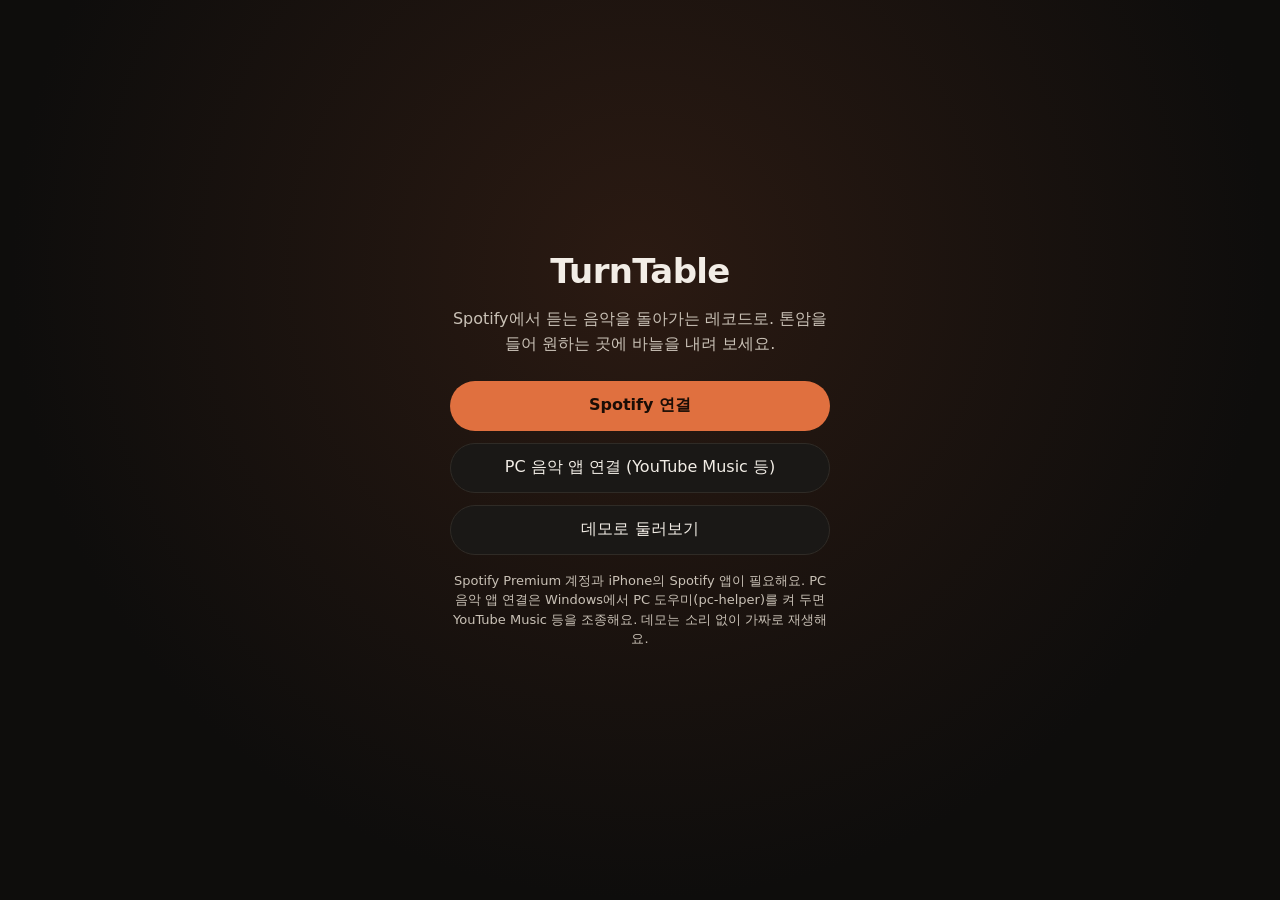
<file: index.html>
<!doctype html>
<html lang="ko">
<head>
<meta charset="utf-8">
<meta name="viewport" content="width=device-width, initial-scale=1, viewport-fit=cover">
<title>TurnTable</title>
<meta name="description" content="Spotify로 듣는 음악을 돌아가는 레코드와 톤암으로 보여주는 턴테이블 플레이어">
<meta name="theme-color" content="#0e0d0c">
<meta name="apple-mobile-web-app-capable" content="yes">
<meta name="mobile-web-app-capable" content="yes">
<meta name="apple-mobile-web-app-status-bar-style" content="black-translucent">
<meta name="apple-mobile-web-app-title" content="TurnTable">
<link rel="apple-touch-icon" href="icons/icon-180.png">
<link rel="icon" type="image/png" sizes="192x192" href="icons/icon-192.png">
<link rel="manifest" href="manifest.webmanifest">
<link rel="stylesheet" href="styles.css?v=202611040101">
<script type="module" src="js/app.js?v=202611040101"></script>
</head>
<body>
<main class="app" id="app" hidden>
  <canvas id="stage" aria-label="턴테이블. 라벨을 탭하면 재생과 일시정지, 톤암을 끌면 재생 위치를 옮깁니다."></canvas>
  <div class="toolbar">
    <button type="button" class="corner" id="open-settings" aria-label="설정">
      <svg viewBox="0 0 24 24" aria-hidden="true"><circle cx="12" cy="12" r="3"/><path d="M12 2v3M12 19v3M2 12h3M19 12h3M4.9 4.9l2.1 2.1M17 17l2.1 2.1M4.9 19.1L7 17M17 7l2.1-2.1"/></svg>
    </button>
    <button type="button" class="corner" id="pip" aria-label="작은 창으로 띄우기" title="작은 창으로 띄우기 (다른 앱 위에 항상 표시)" hidden>
      <svg viewBox="0 0 24 24" aria-hidden="true"><rect x="3" y="5" width="18" height="14" rx="2"/><rect x="12" y="11" width="7" height="6" rx="1" class="fill"/></svg>
    </button>
  </div>
  <pre class="debug" id="debug" hidden></pre>
  <section class="lyrics" id="lyrics" aria-label="가사" hidden>
    <div class="lyrics-lines" id="lyrics-lines"></div>
  </section>
  <div class="pip-note" id="pip-note" hidden>
    <p>작은 창에서 재생 중이에요.</p>
    <button type="button" id="pip-back">여기로 돌아오기</button>
  </div>
  <div class="hud" id="hud">
    <section class="info" aria-live="polite">
      <p class="status" id="status"></p>
      <a class="open-spotify" id="open-spotify" href="spotify://" hidden>Spotify 앱 열기</a>
      <h1 class="title" id="title">TurnTable</h1>
      <p class="sub" id="sub"></p>
      <p class="time" id="time">--:-- / --:--</p>
      <div class="progress" id="progress" aria-hidden="true">
        <span class="progress-time" id="progress-elapsed">00:00</span>
        <div class="progress-track"><div class="progress-fill" id="progress-fill"></div></div>
        <span class="progress-time" id="progress-total">00:00</span>
      </div>
    </section>
    <nav class="controls" aria-label="재생 조작">
      <button type="button" id="prev" aria-label="이전 곡">
        <svg viewBox="0 0 24 24" aria-hidden="true"><path d="M7 6v12M18 6l-9 6 9 6z"/></svg>
      </button>
      <button type="button" id="playpause" aria-label="재생">
        <svg viewBox="0 0 24 24" aria-hidden="true" id="icon-play"><path d="M8 5l11 7-11 7z"/></svg>
        <svg viewBox="0 0 24 24" aria-hidden="true" id="icon-pause" hidden><path d="M8 5v14M16 5v14"/></svg>
      </button>
      <button type="button" id="next" aria-label="다음 곡">
        <svg viewBox="0 0 24 24" aria-hidden="true"><path d="M17 6v12M6 6l9 6-9 6z"/></svg>
      </button>
    </nav>
  </div>
  <div class="sr-only">
    <button type="button" id="back10">10초 뒤로</button>
    <button type="button" id="fwd10">10초 앞으로</button>
  </div>
</main>

<section class="welcome" id="welcome" hidden>
  <div class="welcome-card">
    <h1>TurnTable</h1>
    <p class="lead">Spotify에서 듣는 음악을 돌아가는 레코드로. 톤암을 들어 원하는 곳에 바늘을 내려 보세요.</p>
    <button type="button" class="primary wide" id="connect">Spotify 연결</button>
    <button type="button" class="wide" id="connect-pc" hidden>PC 음악 앱 연결 (YouTube Music 등)</button>
    <button type="button" class="wide" id="demo">데모로 둘러보기</button>
    <p class="note" id="connect-note">Spotify Premium 계정과 iPhone의 Spotify 앱이 필요해요. PC 음악 앱 연결은 Windows에서 PC 도우미(pc-helper)를 켜 두면 YouTube Music 등을 조종해요. 데모는 소리 없이 가짜로 재생해요.</p>
  </div>
</section>

<dialog id="settings" aria-labelledby="settings-title">
  <form method="dialog" class="sheet">
    <h2 id="settings-title">설정</h2>
    <section>
      <h3>연결</h3>
      <p id="connection-text"></p>
      <div class="row-buttons">
        <button type="button" id="connection-action"></button>
        <button type="button" id="switch-demo">데모 모드</button>
        <button type="button" id="switch-pc" hidden>PC 음악 앱</button>
      </div>
    </section>
    <section>
      <h3>화면</h3>
      <label class="switch"><input type="checkbox" id="opt-coverbg"> 배경에도 앨범 커버 쓰기</label>
      <label class="select-row">회전 속도
        <select id="opt-rpm">
          <option value="3">아주 느리게</option>
          <option value="8">느리게</option>
          <option value="16">조금 느리게</option>
          <option value="33.333333">실제 속도 (33⅓ RPM)</option>
          <option value="45">빠르게 (45 RPM)</option>
        </select>
      </label>
      <label class="switch"><input type="checkbox" id="opt-lyrics"> 가사 표시</label>
      <label class="select-row">가사가 늦으면 앞당기기
        <select id="opt-lyrics-lead">
          <option value="0">0초</option>
          <option value="0.5">0.5초</option>
          <option value="1">1초</option>
          <option value="1.5">1.5초</option>
          <option value="2">2초</option>
          <option value="3">3초</option>
          <option value="4">4초</option>
          <option value="5">5초</option>
        </select>
      </label>
      <p class="note">턴테이블 오른쪽에 나와요 (세로 화면은 아래). 가사는 공개 가사 서비스 LRCLIB, LyricsPlus, lyrics.ovh에서 곡 제목·가수로 찾아요. 없는 곡도 있어요.</p>
      <label class="switch"><input type="checkbox" id="opt-debug"> 디버그 정보 보기</label>
    </section>
    <section>
      <h3>홈 화면에 추가</h3>
      <p class="note">Safari 공유 버튼 → <b>홈 화면에 추가</b>를 누르면 앱처럼 전체 화면으로 열려요.</p>
    </section>
    <section>
      <h3>위젯</h3>
      <p class="note">무료 앱 Scriptable로 홈 화면·잠금화면 위젯을 만들 수 있어요. <a href="widget/" target="_blank" rel="noopener">위젯 설치 안내</a></p>
    </section>
    <button value="close" class="wide">닫기</button>
  </form>
</dialog>

<div class="toast" id="toast" role="status" aria-live="polite"></div>
</body>
</html>
</file>
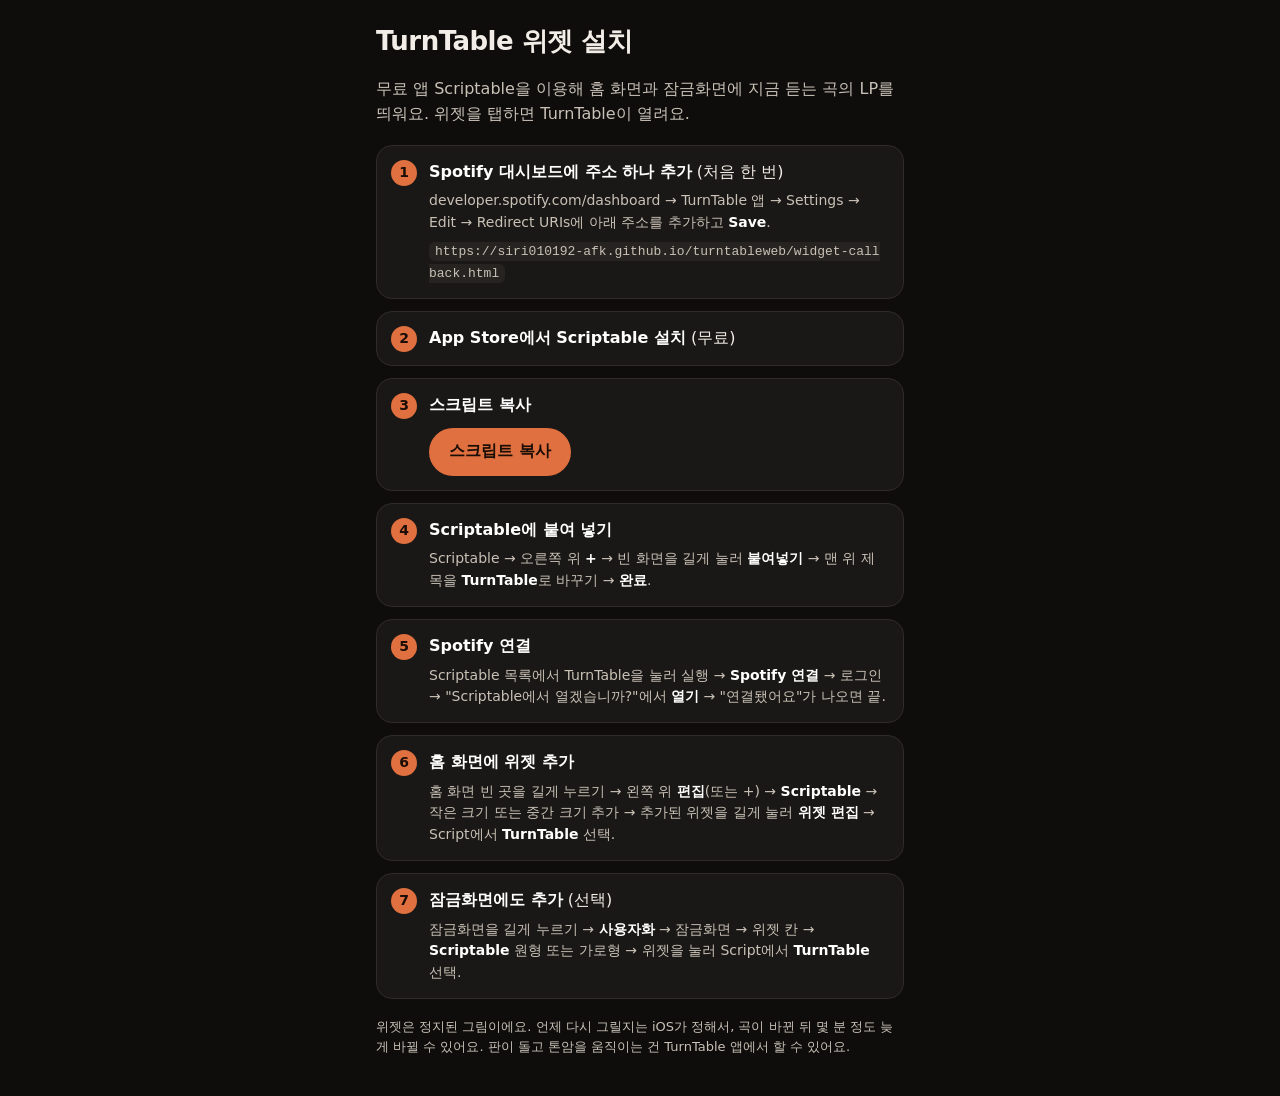
<file: widget/index.html>
<!doctype html>
<html lang="ko">
<head>
<meta charset="utf-8">
<meta name="viewport" content="width=device-width, initial-scale=1, viewport-fit=cover">
<title>TurnTable 위젯 설치</title>
<link rel="apple-touch-icon" href="../icons/icon-180.png">
<style>
  :root {
    color-scheme: dark;
    --bg: #0e0d0c; --panel: #1a1816; --line: #2f2b26; --text: #f2ede6; --muted: #c9c1b6; --accent: #e0703f; --ink: #1a0d06;
    --font: -apple-system, BlinkMacSystemFont, "Apple SD Gothic Neo", system-ui, sans-serif;
  }
  * { box-sizing: border-box; }
  html, body { margin: 0; background: var(--bg); color: var(--text); font-family: var(--font); }
  main {
    max-width: 560px; margin: 0 auto; display: grid; gap: 18px;
    padding-block: max(24px, env(safe-area-inset-top, 0px)) max(40px, env(safe-area-inset-bottom, 0px));
    padding-left: max(16px, env(safe-area-inset-left, 0px)); padding-right: max(16px, env(safe-area-inset-right, 0px));
  }
  h1 { margin: 0; font-size: 26px; letter-spacing: -0.02em; text-wrap: balance; }
  .lead { margin: 0; color: var(--muted); line-height: 1.55; }
  ol { margin: 0; padding: 0; list-style: none; display: grid; gap: 12px; counter-reset: step; }
  li { counter-increment: step; background: var(--panel); border: 1px solid var(--line); border-radius: 16px; padding: 14px 16px 14px 52px; position: relative; line-height: 1.55; }
  li::before { content: counter(step); position: absolute; left: 14px; top: 14px; width: 26px; height: 26px; border-radius: 50%; background: var(--accent); color: var(--ink); font-weight: 800; font-size: 14px; display: grid; place-items: center; }
  li b { color: #fff; }
  li p { margin: 6px 0 0; color: var(--muted); font-size: 14px; }
  code { font-size: 13px; background: #262320; padding: 2px 6px; border-radius: 6px; word-break: break-all; }
  button { font: inherit; min-height: 48px; border-radius: 999px; border: 0; padding: 0 20px; background: var(--accent); color: var(--ink); font-weight: 700; cursor: pointer; margin-top: 10px; }
  button:focus-visible { outline: 2px solid #fff; outline-offset: 2px; }
  textarea { width: 100%; height: 120px; margin-top: 10px; background: #12110f; color: var(--muted); border: 1px solid var(--line); border-radius: 10px; font-size: 11px; display: none; }
  .note { color: var(--muted); font-size: 13px; line-height: 1.55; margin: 0; }
  .status { color: #9fe0a0; font-size: 14px; margin-left: 8px; }
</style>
</head>
<body>
<main>
  <h1>TurnTable 위젯 설치</h1>
  <p class="lead">무료 앱 Scriptable을 이용해 홈 화면과 잠금화면에 지금 듣는 곡의 LP를 띄워요. 위젯을 탭하면 TurnTable이 열려요.</p>

  <ol>
    <li><b>Spotify 대시보드에 주소 하나 추가</b> (처음 한 번)
      <p>developer.spotify.com/dashboard → TurnTable 앱 → Settings → Edit → Redirect URIs에 아래 주소를 추가하고 <b>Save</b>.</p>
      <p><code>https://siri010192-afk.github.io/turntableweb/widget-callback.html</code></p>
    </li>
    <li><b>App Store에서 Scriptable 설치</b> (무료)</li>
    <li><b>스크립트 복사</b>
      <div><button type="button" id="copy">스크립트 복사</button><span class="status" id="copy-status" role="status"></span></div>
      <textarea id="script" readonly aria-label="위젯 스크립트"></textarea>
    </li>
    <li><b>Scriptable에 붙여 넣기</b>
      <p>Scriptable → 오른쪽 위 <b>+</b> → 빈 화면을 길게 눌러 <b>붙여넣기</b> → 맨 위 제목을 <b>TurnTable</b>로 바꾸기 → <b>완료</b>.</p>
    </li>
    <li><b>Spotify 연결</b>
      <p>Scriptable 목록에서 TurnTable을 눌러 실행 → <b>Spotify 연결</b> → 로그인 → "Scriptable에서 열겠습니까?"에서 <b>열기</b> → "연결됐어요"가 나오면 끝.</p>
    </li>
    <li><b>홈 화면에 위젯 추가</b>
      <p>홈 화면 빈 곳을 길게 누르기 → 왼쪽 위 <b>편집</b>(또는 +) → <b>Scriptable</b> → 작은 크기 또는 중간 크기 추가 → 추가된 위젯을 길게 눌러 <b>위젯 편집</b> → Script에서 <b>TurnTable</b> 선택.</p>
    </li>
    <li><b>잠금화면에도 추가</b> (선택)
      <p>잠금화면을 길게 누르기 → <b>사용자화</b> → 잠금화면 → 위젯 칸 → <b>Scriptable</b> 원형 또는 가로형 → 위젯을 눌러 Script에서 <b>TurnTable</b> 선택.</p>
    </li>
  </ol>

  <p class="note">위젯은 정지된 그림이에요. 언제 다시 그릴지는 iOS가 정해서, 곡이 바뀐 뒤 몇 분 정도 늦게 바뀔 수 있어요. 판이 돌고 톤암을 움직이는 건 TurnTable 앱에서 할 수 있어요.</p>
</main>
<script>
  const area = document.getElementById('script');
  const status = document.getElementById('copy-status');
  const loading = fetch('TurnTable.js', { cache: 'no-store' }).then((r) => r.text()).then((text) => { area.value = text; return text; });
  document.getElementById('copy').addEventListener('click', async () => {
    const text = await loading.catch(() => '');
    if (!text) { status.textContent = '스크립트를 불러오지 못했어요. 새로고침해 주세요.'; return; }
    try {
      await navigator.clipboard.writeText(text);
      status.textContent = '복사했어요';
    } catch (e) {
      // 복사가 막혀 있으면 직접 복사할 수 있게 보여 준다
      area.style.display = 'block';
      area.focus();
      area.select();
      status.textContent = '아래 칸을 길게 눌러 전체 선택 후 복사하세요';
    }
  });
</script>
</body>
</html>
</file>
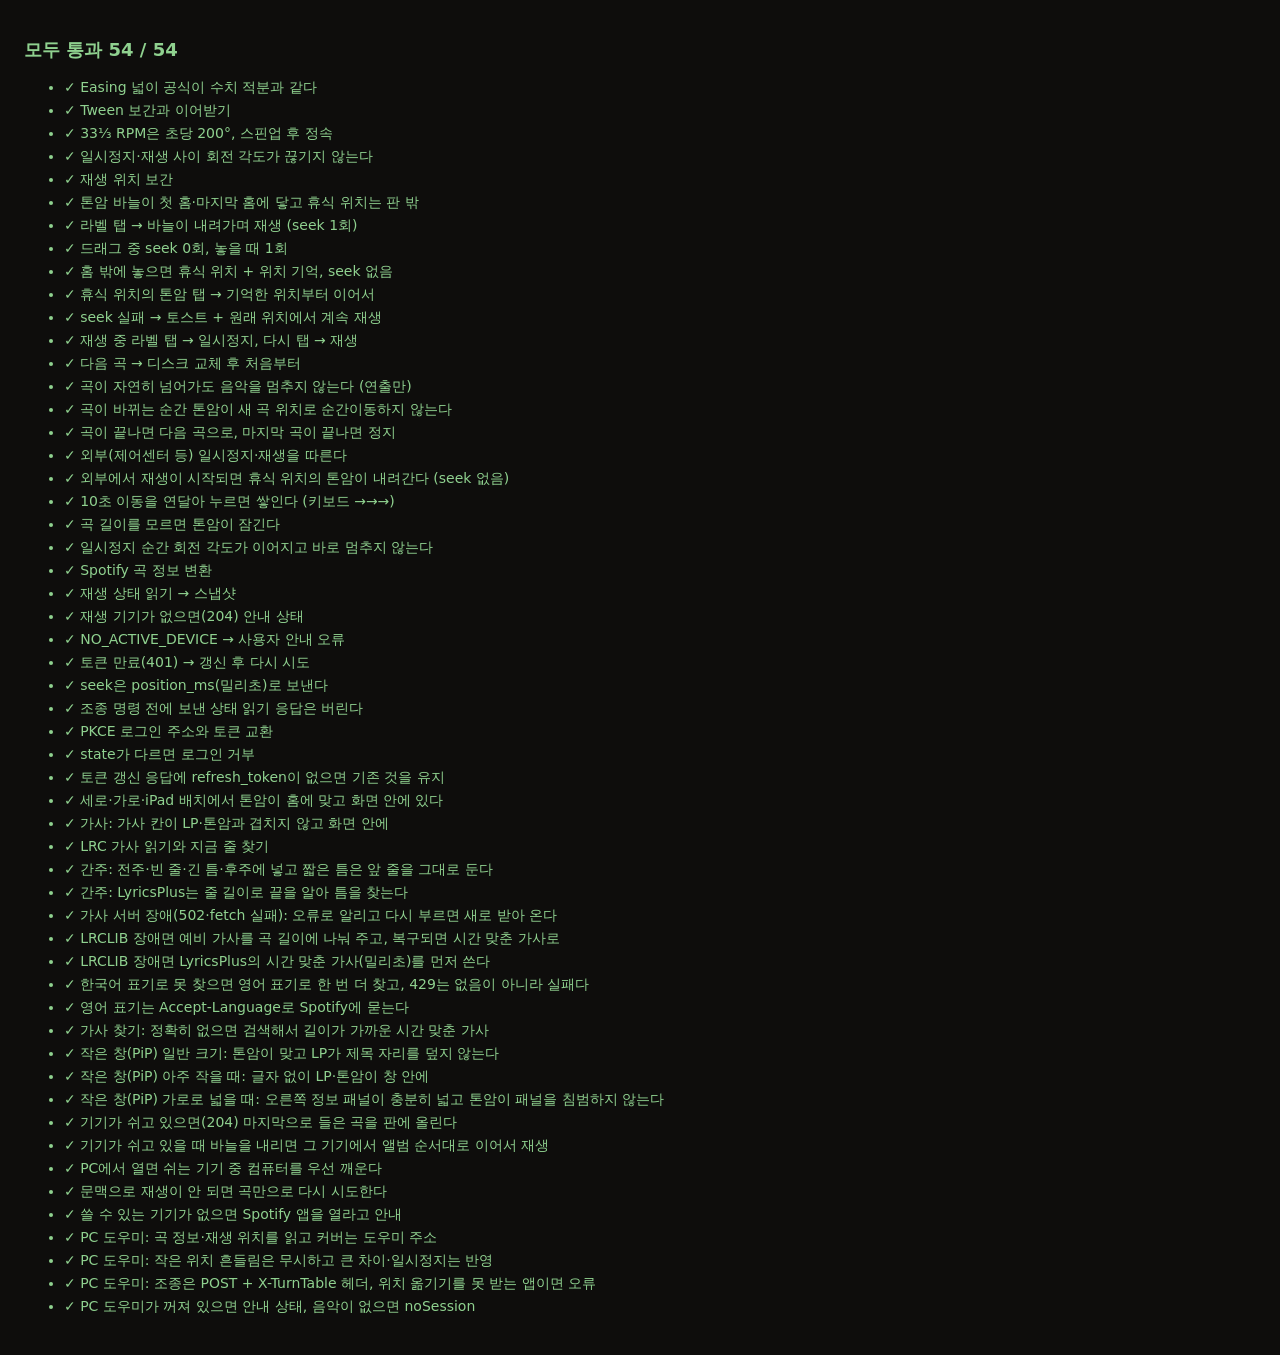
<file: tests.html>
<!doctype html>
<html lang="ko">
<head>
<meta charset="utf-8">
<meta name="viewport" content="width=device-width, initial-scale=1">
<title>TurnTable 테스트</title>
<style>
  body { background: #0e0d0c; color: #f2ede6; font: 14px/1.5 -apple-system, system-ui, sans-serif; padding: 16px; }
  .pass { color: #8fd18f; }
  .fail { color: #ff8a7a; }
  h1 { font-size: 18px; }
  li { margin: 2px 0; }
</style>
</head>
<body>
<h1 id="summary">실행 중…</h1>
<ul id="results"></ul>
<script type="module" src="js/tests.js"></script>
</body>
</html>
</file>
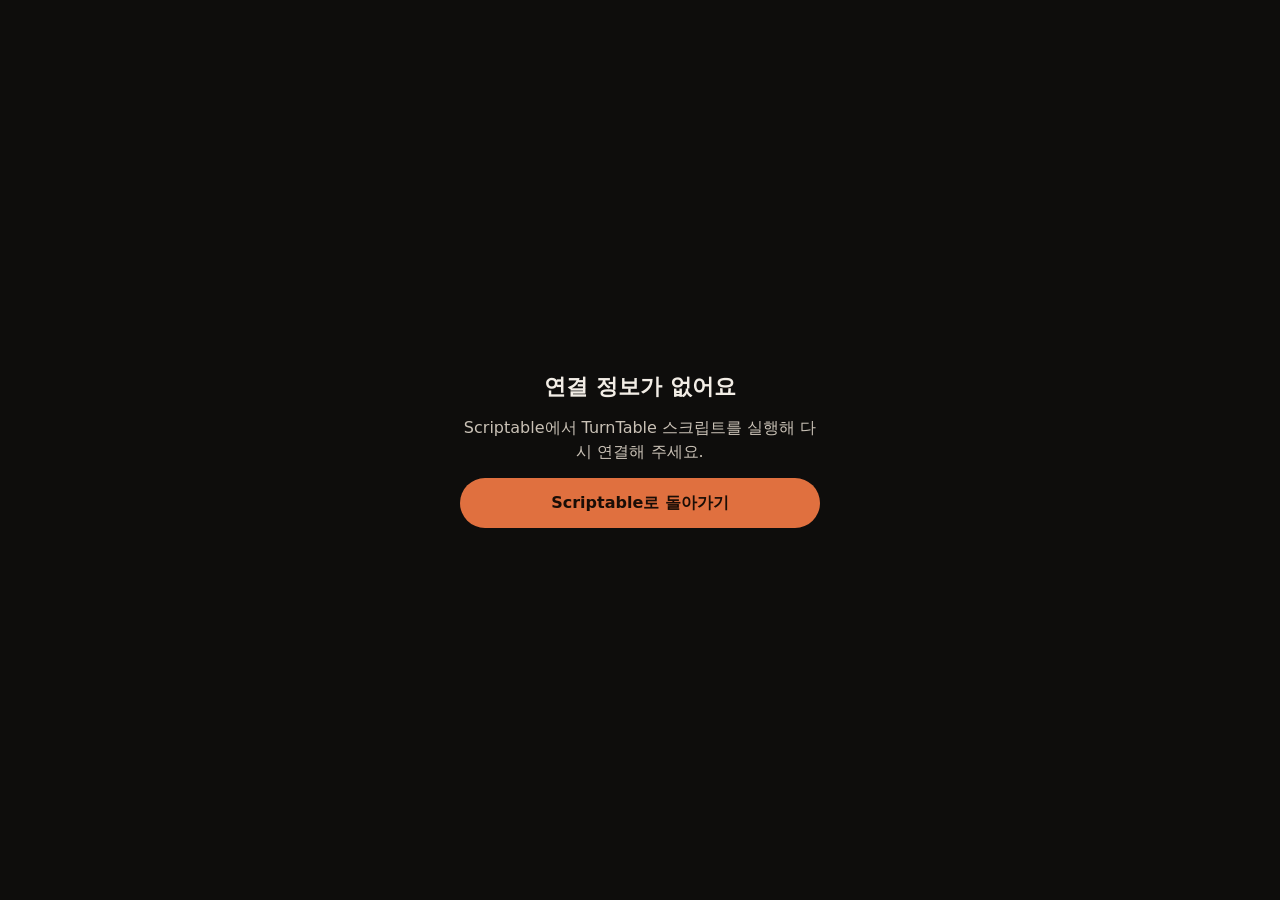
<file: widget-callback.html>
<!doctype html>
<html lang="ko">
<head>
<meta charset="utf-8">
<meta name="viewport" content="width=device-width, initial-scale=1, viewport-fit=cover">
<title>TurnTable 위젯 연결</title>
<style>
  :root { color-scheme: dark; --bg: #0e0d0c; --text: #f2ede6; --muted: #c9c1b6; --accent: #e0703f; --ink: #1a0d06; }
  html, body { margin: 0; height: 100%; background: var(--bg); color: var(--text); font-family: -apple-system, system-ui, sans-serif; }
  main { min-height: 100%; display: grid; place-items: center; padding: 24px max(16px, env(safe-area-inset-right, 0px)) 24px max(16px, env(safe-area-inset-left, 0px)); box-sizing: border-box; }
  .card { max-width: 360px; display: grid; gap: 14px; text-align: center; }
  h1 { margin: 0; font-size: 22px; }
  p { margin: 0; color: var(--muted); line-height: 1.5; }
  a.button { display: inline-flex; justify-content: center; align-items: center; min-height: 50px; border-radius: 999px; background: var(--accent); color: var(--ink); font-weight: 700; text-decoration: none; }
</style>
</head>
<body>
<main>
  <div class="card">
    <h1 id="title">Scriptable로 돌아가는 중…</h1>
    <p id="message">Scriptable을 열겠냐고 물으면 <b>열기</b>를 누르세요.</p>
    <a class="button" id="back" href="#">Scriptable로 돌아가기</a>
  </div>
</main>
<script>
  // Spotify 로그인 결과(code, state 또는 error)를 Scriptable 위젯 스크립트로 넘긴다.
  // state는 "<무작위>.<스크립트 이름>" 형식이라 어떤 이름으로 저장한 스크립트든 다시 연다.
  (function () {
    var params = new URLSearchParams(location.search);
    var state = params.get('state') || '';
    var dot = state.indexOf('.');
    var scriptName = dot >= 0 ? decodeURIComponent(state.slice(dot + 1)) : 'TurnTable';
    var forward = new URLSearchParams({ scriptName: scriptName });
    ['code', 'state', 'error'].forEach(function (key) {
      if (params.get(key)) forward.set(key, params.get(key));
    });
    var target = 'scriptable:///run?' + forward.toString();
    document.getElementById('back').href = target;
    if (!params.get('code') && !params.get('error')) {
      document.getElementById('title').textContent = '연결 정보가 없어요';
      document.getElementById('message').textContent = 'Scriptable에서 TurnTable 스크립트를 실행해 다시 연결해 주세요.';
      return;
    }
    location.replace(target);
  })();
</script>
</body>
</html>
</file>
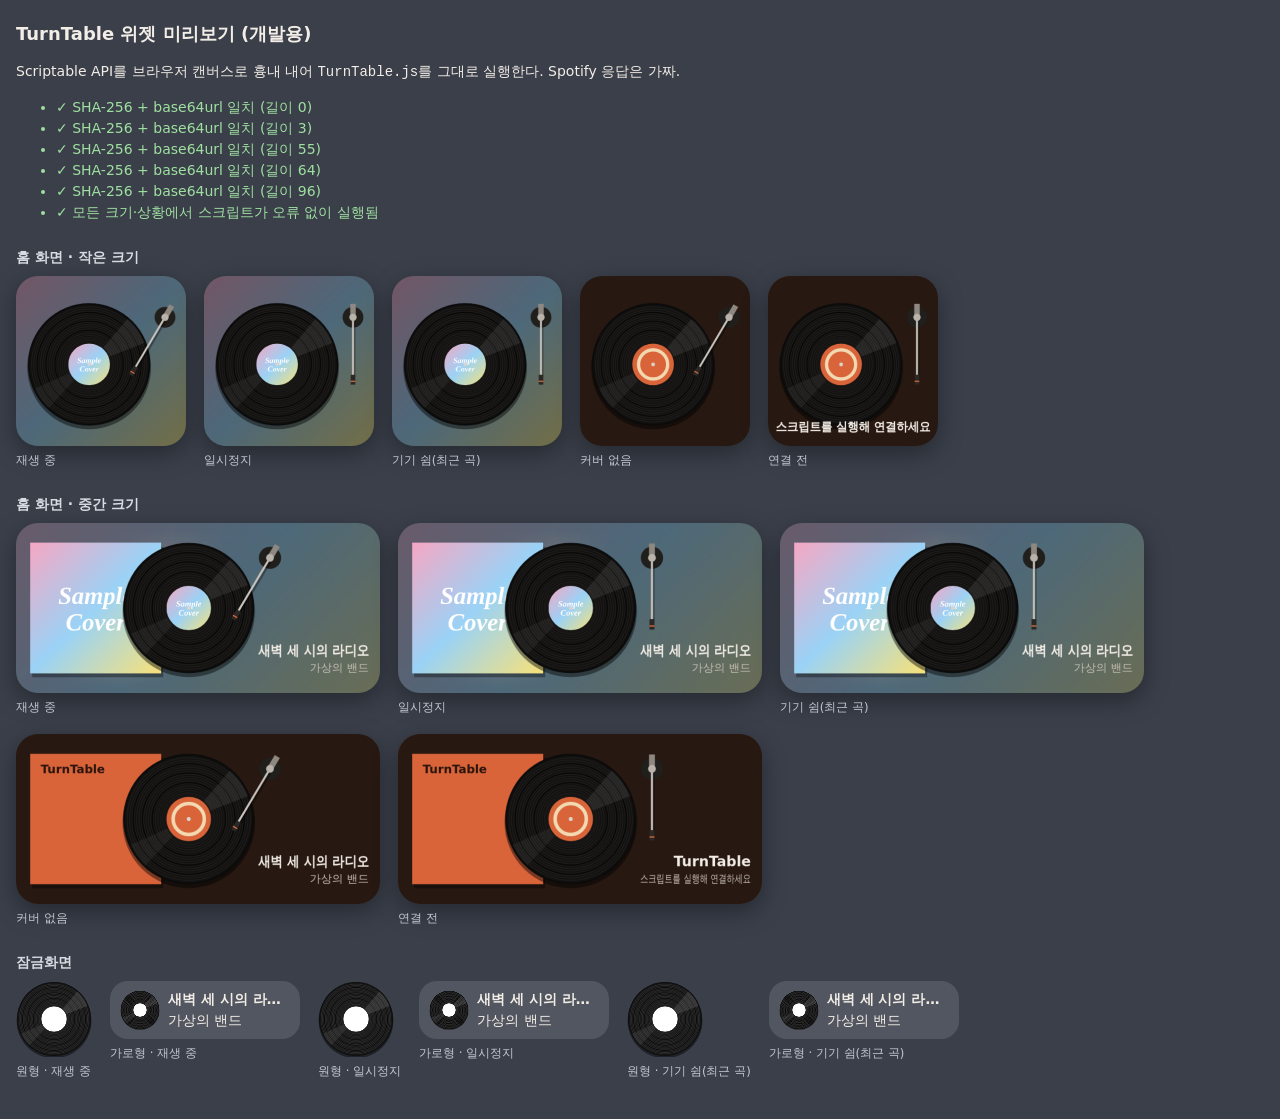
<file: widget/preview.html>
<!doctype html>
<html lang="ko">
<head>
<meta charset="utf-8">
<meta name="viewport" content="width=device-width, initial-scale=1">
<title>TurnTable 위젯 미리보기</title>
<style>
  :root { color-scheme: dark; }
  body { margin: 0; padding: 20px 16px 40px; background: #3a3f4a; color: #f2ede6; font: 14px/1.5 -apple-system, system-ui, sans-serif; }
  h1 { font-size: 18px; margin: 0 0 4px; }
  h2 { font-size: 14px; margin: 24px 0 8px; color: #d8dbe2; }
  .row { display: flex; flex-wrap: wrap; gap: 18px; align-items: flex-start; }
  .tile { display: grid; gap: 6px; justify-items: start; }
  .tile small { color: #c3c7d0; }
  canvas.widget { border-radius: 22px; box-shadow: 0 8px 24px rgba(0,0,0,.35); }
  .lock { background: rgba(255,255,255,.12); border-radius: 18px; padding: 8px 10px; display: flex; gap: 8px; align-items: center; min-width: 170px; }
  .lock canvas { border-radius: 50%; }
  .lock b, .lock span { display: block; white-space: nowrap; overflow: hidden; text-overflow: ellipsis; max-width: 120px; }
  #checks li.fail { color: #ff9b8f; }
  #checks li.pass { color: #9fe0a0; }
</style>
</head>
<body>
<h1>TurnTable 위젯 미리보기 (개발용)</h1>
<p>Scriptable API를 브라우저 캔버스로 흉내 내어 <code>TurnTable.js</code>를 그대로 실행한다. Spotify 응답은 가짜.</p>
<ul id="checks"></ul>
<div id="out"></div>
<script type="module" src="preview-shim.js"></script>
</body>
</html>
</file>
<file: styles.css>
/* 한 가지 어두운 룩으로 고정 (레코드가 주인공). 색은 토큰으로만 쓴다.
   배치: 캔버스가 화면 전체(흐린 커버 배경 + LP + 톤암, 가로는 앨범 재킷까지)를 그리고,
   글자·버튼은 그 위에 작게 겹친다 (왼쪽 아래 곡 정보, 오른쪽 아래 알약 버튼, 왼쪽 위 설정). */
:root {
  color-scheme: dark;
  --bg: #0e0d0c;
  --panel: #1a1816;
  --panel-2: #232019;
  --line: #2f2b26;
  --text: #f2ede6;
  --muted: #c9c1b6;
  --accent: #e0703f;
  --accent-ink: #1a0d06;
  --glass: rgba(20, 18, 16, 0.38);
  --glass-line: rgba(255, 255, 255, 0.16);
  --font: -apple-system, BlinkMacSystemFont, "Apple SD Gothic Neo", "Malgun Gothic", system-ui, sans-serif;
  /* 렌더러가 읽는 safe-area 여백 */
  --sat: env(safe-area-inset-top, 0px);
  --sab: env(safe-area-inset-bottom, 0px);
  --sal: env(safe-area-inset-left, 0px);
  --sar: env(safe-area-inset-right, 0px);
}

* { box-sizing: border-box; }

html, body {
  margin: 0;
  height: 100%;
  background: var(--bg);
  color: var(--text);
  font-family: var(--font);
  -webkit-tap-highlight-color: transparent;
  -webkit-text-size-adjust: 100%;
}

body { overscroll-behavior: none; overflow: hidden; }

[hidden] { display: none !important; }

.app { position: fixed; inset: 0; }

canvas {
  position: absolute;
  inset: 0;
  width: 100%;
  height: 100%;
  display: block;
  touch-action: none;
  user-select: none;
  -webkit-user-select: none;
  -webkit-touch-callout: none;
}

button {
  font: inherit;
  color: var(--text);
  background: var(--panel);
  border: 1px solid var(--line);
  border-radius: 999px;
  min-height: 44px;
  min-width: 44px;
  padding: 0 16px;
  cursor: pointer;
  touch-action: manipulation;
}
button:focus-visible, input:focus-visible, select:focus-visible, a:focus-visible { outline: 2px solid var(--accent); outline-offset: 2px; }
button:active { transform: scale(0.96); }
button.primary { background: var(--accent); color: var(--accent-ink); border-color: transparent; font-weight: 700; }
button.wide { width: 100%; min-height: 50px; }

/* 유리처럼 비치는 작은 버튼 (배경 커버 위에서 떠 보이게) */
.corner, .controls button {
  background: var(--glass);
  border: 1px solid var(--glass-line);
  -webkit-backdrop-filter: blur(14px) saturate(1.3);
  backdrop-filter: blur(14px) saturate(1.3);
  color: #fff;
  display: grid;
  place-items: center;
  padding: 0;
}
svg { width: 18px; height: 18px; fill: none; stroke: currentColor; stroke-width: 2; stroke-linecap: round; stroke-linejoin: round; }
#icon-play path, #prev path:last-child, #next path:last-child { fill: currentColor; }

.toolbar {
  position: absolute;
  top: calc(10px + var(--sat));
  left: calc(max(12px, var(--sal)));
  display: flex;
  gap: 8px;
}
.corner { width: 44px; height: 44px; }
.corner svg .fill { fill: currentColor; stroke: none; }

/* PiP 창이 열려 있는 동안 원래 창에 보이는 안내 */
.pip-note {
  position: absolute;
  inset: 0;
  display: grid;
  place-content: center;
  justify-items: center;
  gap: 14px;
  text-align: center;
  background: radial-gradient(circle at 50% 40%, #2b1a12, var(--bg) 70%);
  padding: 24px;
}
.pip-note p { margin: 0; color: var(--muted); font-size: 16px; }

/* PiP 창 안: 설정·도구 없이 LP와 곡 정보만.
   - 제목·가수는 어떤 비율이든 아래쪽 전체 폭에 한 줄씩 (높이 44px, renderer.js COMPACT_TEXT_AREA와 맞춘다).
   - 재생 버튼은 자리를 차지하지 않고 아래 가운데에 떠 있다가, 마우스를 창 위에 올리거나
     키보드로 버튼에 오면 나타난다 (Spotify 미니 플레이어처럼). */
.app.pip .hud {
  left: 0;
  right: 0;
  width: auto;
  height: 44px;
  flex-direction: column;
  align-items: stretch;
  justify-content: flex-end;
  gap: 0;
  padding: 0 12px 6px;
  background: linear-gradient(to top, rgba(0, 0, 0, 0.55), rgba(0, 0, 0, 0));
}
.app.pip .info { text-align: left; width: 100%; }
.app.pip .status, .app.pip .time, .app.pip .open-spotify { display: none; }
.app.pip .title { font-size: 14px; line-height: 1.2; }
.app.pip .sub { font-size: 12px; line-height: 1.25; }
.app.pip .info { gap: 0; }
.app.pip .controls {
  position: absolute;
  left: 50%;
  bottom: 4px;
  gap: 4px;
  padding: 4px;
  border-radius: 999px;
  background: rgba(12, 11, 10, 0.72);
  border: 1px solid var(--glass-line);
  -webkit-backdrop-filter: blur(12px);
  backdrop-filter: blur(12px);
  opacity: 0;
  transform: translate(-50%, 6px);
  pointer-events: none;
  transition: opacity 0.2s ease, transform 0.2s ease;
}
.app.pip .controls button { width: 44px; height: 38px; min-height: 38px; background: transparent; border: 0; }
.app.pip:hover .controls,
.app.pip .controls:focus-within {
  opacity: 1;
  transform: translate(-50%, 0);
  pointer-events: auto;
}
@media (prefers-reduced-motion: reduce) {
  .app.pip .controls { transition: none; transform: translate(-50%, 0); }
}

/* 진행 바 (경과 · 바 · 전체): 작은 창에서만 보인다 */
.progress { display: none; align-items: center; gap: 8px; }
.progress-track { flex: 1; height: 3px; border-radius: 2px; background: rgba(255, 255, 255, 0.25); overflow: hidden; }
.progress-fill { height: 100%; width: 0; background: #fff; border-radius: inherit; }
.progress-time { font-size: 11px; color: var(--muted); font-variant-numeric: tabular-nums; min-width: 34px; }
.progress-time:last-child { text-align: right; }

/* 작은 창 구간 (app.js가 pip-tiny / pip-normal / pip-wide를 붙인다, renderer.js pipModeFor와 같은 기준) */

/* 아주 작을 때·일반 크기: 마우스를 올리면 창 전체가 살짝 어두워지고(그림은 비쳐 보임),
   가운데에 ⏮ ⏯ ⏭, 일반 크기는 제목 바로 위에 경과·진행 바·전체 시간 (Spotify 미니 플레이어처럼).
   버튼이 상자로 얹히지 않아 LP와 제목을 가리지 않는다. */
.app.pip.pip-tiny .hud,
.app.pip.pip-normal .hud {
  top: 0;
  height: auto;
  background: linear-gradient(to top, rgba(0, 0, 0, 0.55) 0, rgba(0, 0, 0, 0) 64px);
}
.app.pip.pip-tiny .hud { padding: 0; background: none; }
.app.pip.pip-tiny .hud::before,
.app.pip.pip-normal .hud::before {
  content: '';
  position: absolute;
  inset: 0;
  background: rgba(0, 0, 0, 0.45);
  opacity: 0;
  transition: opacity 0.2s ease;
  pointer-events: none;
}
.app.pip.pip-tiny:hover .hud::before,
.app.pip.pip-normal:hover .hud::before,
.app.pip.pip-tiny .hud:focus-within::before,
.app.pip.pip-normal .hud:focus-within::before { opacity: 1; }
.app.pip.pip-normal .info { position: relative; flex: none; } /* 아래에 붙고, 어둡게 덮는 층보다 위에 그려지게 */
.app.pip.pip-tiny .info { display: none; }
.app.pip.pip-tiny .controls,
.app.pip.pip-normal .controls {
  bottom: auto;
  top: 50%;
  gap: 10px;
  padding: 0;
  background: none;
  border: 0;
  -webkit-backdrop-filter: none;
  backdrop-filter: none;
  transform: translate(-50%, -50%) scale(0.94);
}
.app.pip.pip-tiny:hover .controls,
.app.pip.pip-tiny .controls:focus-within,
.app.pip.pip-normal:hover .controls,
.app.pip.pip-normal .controls:focus-within { transform: translate(-50%, -50%); }
.app.pip.pip-tiny .controls button,
.app.pip.pip-normal .controls button { filter: drop-shadow(0 1px 4px rgba(0, 0, 0, 0.5)); }
.app.pip.pip-tiny .controls #playpause,
.app.pip.pip-normal .controls #playpause {
  width: 50px;
  height: 50px;
  min-height: 50px;
  border-radius: 50%;
  background: #fff;
  color: #111;
}
.app.pip.pip-tiny .controls #playpause svg,
.app.pip.pip-normal .controls #playpause svg { width: 20px; height: 20px; }
.app.pip.pip-normal .progress {
  display: flex;
  position: absolute;
  left: 0;
  right: 0;
  bottom: calc(100% + 8px);
  opacity: 0;
  transition: opacity 0.2s ease;
}
.app.pip.pip-normal:hover .progress,
.app.pip.pip-normal .hud:focus-within .progress { opacity: 1; }

/* 가로로 아주 넓을 때: 톤암 오른쪽 빈 공간에 정보 패널 (제목·가수·진행 바·버튼, 버튼은 항상 보임) */
.app.pip.pip-wide .hud {
  top: 0;
  left: var(--pip-panel-left, 55%);
  height: auto;
  padding: 12px 14px 14px 4px;
  justify-content: flex-end;
  gap: 10px;
  background: none;
}
.app.pip.pip-wide .info { flex: none; align-content: end; }
.app.pip.pip-wide .title { font-size: 16px; }
.app.pip.pip-wide .sub { font-size: 13px; margin-top: 2px; }
.app.pip.pip-wide .progress { display: flex; margin-top: 10px; }
.app.pip.pip-wide .controls {
  position: static;
  align-self: flex-start;
  opacity: 1;
  transform: none;
  pointer-events: auto;
  background: rgba(12, 11, 10, 0.45);
}

.hud {
  position: absolute;
  left: 0;
  right: 0;
  bottom: 0;
  display: flex;
  align-items: flex-end;
  justify-content: space-between;
  gap: 12px;
  padding: 28px max(18px, var(--sar)) calc(16px + var(--sab)) max(18px, var(--sal));
  background: linear-gradient(to top, rgba(0, 0, 0, 0.5), rgba(0, 0, 0, 0));
  pointer-events: none; /* 빈 곳은 캔버스(톤암 드래그)가 받는다 */
}
.hud > * { pointer-events: auto; }

.info { min-width: 0; flex: 1 1 auto; display: grid; gap: 1px; text-shadow: 0 1px 8px rgba(0, 0, 0, 0.45); }
.title, .sub, .time, .status { margin: 0; white-space: nowrap; overflow: hidden; text-overflow: ellipsis; }
.title { font-size: 17px; font-weight: 700; letter-spacing: -0.01em; }

/* 긴 제목은 전광판처럼 끝까지 흘렀다가 돌아온다 (app.js가 넘칠 때만 .scrolling과 거리를 정한다) */
.title.scrolling {
  text-overflow: clip;
  text-align: left;
  -webkit-mask-image: linear-gradient(to right, transparent 0, #000 10px, #000 calc(100% - 14px), transparent 100%);
  mask-image: linear-gradient(to right, transparent 0, #000 10px, #000 calc(100% - 14px), transparent 100%);
}
.title.scrolling .marquee-inner {
  display: inline-block;
  padding: 0 10px;
  margin-left: -10px;
  animation: tt-marquee var(--marquee-time, 8s) ease-in-out infinite alternate;
}
@keyframes tt-marquee {
  0%, 18% { transform: translateX(0); }
  82%, 100% { transform: translateX(calc(-1 * var(--marquee-distance, 0px))); }
}
@media (prefers-reduced-motion: reduce) {
  .title.scrolling { text-overflow: ellipsis; -webkit-mask-image: none; mask-image: none; }
  .title.scrolling .marquee-inner { display: inline; animation: none; padding: 0; margin: 0; }
}
.sub { color: var(--muted); font-size: 13px; }
.time { color: var(--muted); font-size: 12px; margin-top: 3px; font-variant-numeric: tabular-nums; }
.status { color: #ffb08a; font-size: 12px; white-space: normal; margin-bottom: 4px; }
.status:empty { display: none; }

.open-spotify {
  justify-self: start;
  margin-bottom: 8px;
  padding: 0 16px;
  min-height: 44px;
  border-radius: 999px;
  border: 1px solid var(--glass-line);
  background: var(--glass);
  -webkit-backdrop-filter: blur(14px);
  backdrop-filter: blur(14px);
  color: #fff;
  font-size: 14px;
  font-weight: 600;
  text-decoration: none;
  display: inline-flex;
  align-items: center;
}

.controls { display: flex; align-items: center; gap: 8px; flex: none; }
.controls button { width: 52px; height: 44px; }

.debug {
  position: absolute;
  top: calc(10px + var(--sat));
  right: max(12px, var(--sar));
  margin: 0;
  max-width: 220px;
  font-size: 11px;
  color: var(--text);
  background: var(--glass);
  border: 1px solid var(--glass-line);
  border-radius: 10px;
  padding: 8px 10px;
  white-space: pre-wrap;
}

/* 가로: 왼쪽은 재킷과 LP가 높이를 다 쓰고, 곡 정보·버튼은 오른쪽 아래(톤암 밑)에 작게 */
@media (orientation: landscape) {
  .hud {
    left: auto;
    width: min(260px, 30vw);
    flex-direction: column;
    align-items: flex-end;
    gap: 10px;
    padding: 0 max(18px, var(--sar)) calc(14px + var(--sab)) 0;
    background: none;
  }
  .info { text-align: right; width: 100%; }
  .open-spotify { justify-self: end; }
  .title { font-size: 15px; }
  .sub { font-size: 12px; }
  .time { font-size: 11px; }
  .toolbar { left: auto; right: max(12px, var(--sar)); flex-direction: row-reverse; }
  .debug { top: calc(60px + var(--sat)); }
}

/* PC처럼 넓은 화면: 제목·가수를 더 크게 (사용자 요청) */
@media (orientation: landscape) and (min-width: 900px) and (min-height: 500px) {
  .hud { width: min(380px, 32vw); }
  .title { font-size: 24px; }
  .sub { font-size: 16px; margin-top: 2px; }
  .time { font-size: 13px; margin-top: 6px; }
}

/* 가사: 위치·크기는 app.js가 배치(lyricsBox)대로 정한다. 지금 줄을 칸 가운데에 두고 위아래 줄은 연하게. */
.lyrics {
  position: absolute;
  overflow: hidden;
  touch-action: none; /* 손가락으로 굴리면 app.js가 처리한다 */
  -webkit-mask-image: linear-gradient(to bottom, transparent 0, #000 16%, #000 84%, transparent 100%);
  mask-image: linear-gradient(to bottom, transparent 0, #000 16%, #000 84%, transparent 100%);
}
.lyrics-lines { transition: transform 0.45s cubic-bezier(0.25, 0.8, 0.3, 1); will-change: transform; }
.lyrics-lines.scrolling { transition: none; }
.lyrics p {
  margin: 0;
  padding: 5px 0;
  font-size: 17px;
  line-height: 1.35;
  font-weight: 700;
  letter-spacing: -0.01em;
  color: rgba(255, 255, 255, 0.38);
  text-shadow: 0 1px 8px rgba(0, 0, 0, 0.35);
  transition: color 0.3s ease;
  word-break: keep-all;
  overflow-wrap: anywhere;
}
.lyrics p.current { color: #fff; }
.lyrics p.break span {
  display: inline-block;
  width: 0.42em;
  height: 0.42em;
  margin-right: 0.42em;
  border-radius: 50%;
  background: currentColor;
}
.lyrics p.break span:last-child { margin-right: 0; }
.lyrics p.message { color: var(--muted); font-weight: 500; font-size: 14px; }
.lyrics-lines.plain::before { content: "시간 정보가 없어 줄 위치는 어림이에요"; display: block; padding-bottom: 8px; font-size: 13px; color: var(--muted); }
.lyrics.align-center p, .lyrics.align-center .lyrics-lines.plain::before { text-align: center; }
.app.pip .lyrics { display: none; }
@media (prefers-reduced-motion: reduce) {
  .lyrics-lines, .lyrics p { transition: none; }
}
@media (orientation: landscape) and (min-width: 900px) and (min-height: 500px) {
  .lyrics p { font-size: 22px; padding: 6px 0; }
  .lyrics p.message { font-size: 16px; }
}

.sr-only { position: absolute; width: 1px; height: 1px; overflow: hidden; clip: rect(0 0 0 0); white-space: nowrap; }

.select-row { display: flex; align-items: center; justify-content: space-between; gap: 12px; min-height: 44px; }
.select-row select {
  font: inherit;
  color: var(--text);
  background: var(--panel-2);
  border: 1px solid var(--line);
  border-radius: 10px;
  min-height: 40px;
  padding: 0 10px;
}

.welcome {
  min-height: 100%;
  display: grid;
  place-items: center;
  padding: max(24px, var(--sat)) max(16px, var(--sar)) max(24px, var(--sab)) max(16px, var(--sal));
  background: radial-gradient(circle at 50% 30%, #2b1a12, var(--bg) 70%);
  overflow: auto;
  height: 100%;
}
.welcome-card { width: 100%; max-width: 380px; display: grid; gap: 12px; text-align: center; }
.welcome h1 { margin: 0 0 4px; font-size: 34px; letter-spacing: -0.02em; }
.lead { margin: 0 0 12px; color: var(--muted); line-height: 1.55; }
.note { margin: 4px 0 0; color: var(--muted); font-size: 13px; line-height: 1.5; }

dialog {
  border: 1px solid var(--line);
  border-radius: 20px;
  background: var(--panel);
  color: var(--text);
  padding: 0;
  width: min(440px, calc(100% - 32px));
  max-height: calc(100% - 48px);
}
dialog::backdrop { background: rgba(0, 0, 0, 0.6); }
.sheet { display: grid; gap: 18px; padding: 20px; }
.sheet h2 { margin: 0; font-size: 20px; }
.sheet h3 { margin: 0 0 8px; font-size: 13px; color: var(--muted); font-weight: 600; letter-spacing: 0.02em; }
.sheet p { margin: 0 0 10px; line-height: 1.5; }
.sheet section { display: grid; gap: 4px; }
.row-buttons { display: flex; gap: 8px; flex-wrap: wrap; }
.switch { display: flex; align-items: center; gap: 10px; min-height: 40px; }
.switch input { width: 20px; height: 20px; accent-color: var(--accent); }

.toast {
  position: fixed;
  left: 50%;
  top: calc(64px + var(--sat));
  transform: translateX(-50%);
  max-width: calc(100% - 32px);
  background: var(--panel-2);
  border: 1px solid var(--line);
  border-radius: 14px;
  padding: 10px 16px;
  font-size: 14px;
  line-height: 1.4;
  opacity: 0;
  pointer-events: none;
  transition: opacity 0.2s;
}
.toast.show { opacity: 1; }

@media (prefers-reduced-motion: reduce) {
  .toast { transition: none; }
  button:active { transform: none; }
}
</file>
